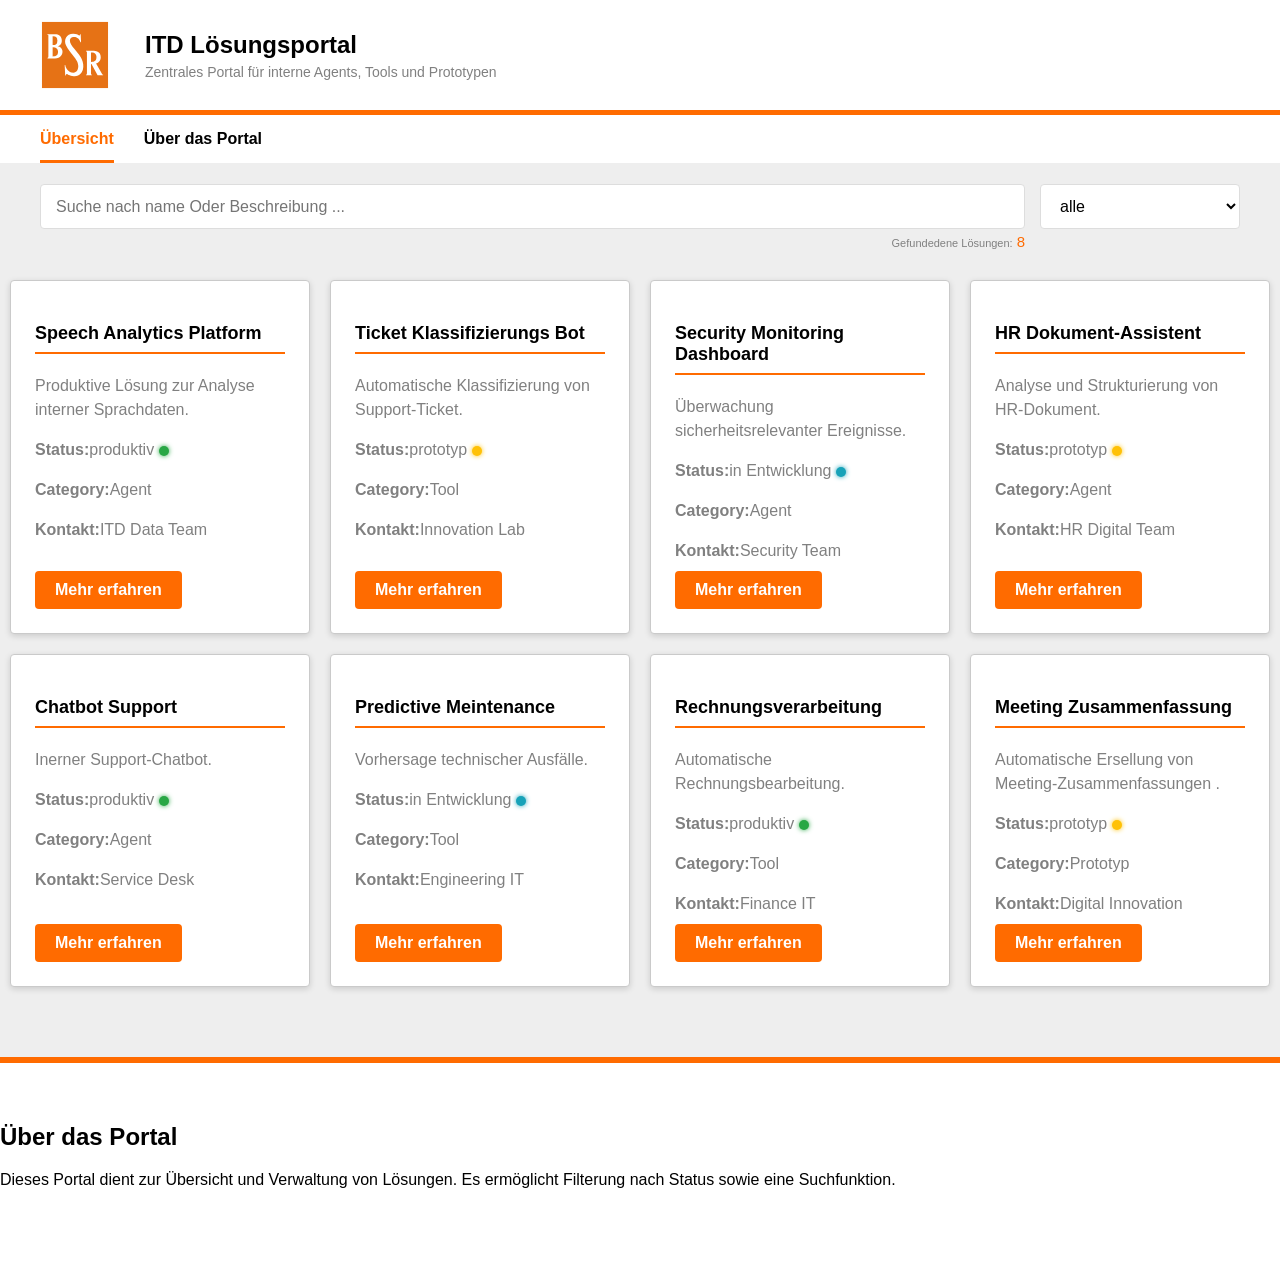
<file: index.html>
<!DOCTYPE html>
<html lang="de">
    <head>
        <meta charset="UTF-8">
        <!-- header, site titel and subtitel -->
        <title>ITD Lösungsportal</title>
        <link rel="stylesheet" href="style.css">
    </head>
    <body>   
        <header class="header" id="overview">
            <div class = "header-container">
                <a href="/" class="logo-link">
                    <img src="berliner-stadtreinigungsbetriebe-seeklogo.svg" alt="BSR Logo" class="bsr-logo">
                </a>
                <div class="header-text-block">
                    <h1 class="header_titel">ITD Lösungsportal </h1>
                    <p class="header_subtitel"> Zentrales Portal für interne Agents, Tools und Prototypen</p>
                </div>
            </div>
        </header>
         <!--navigation panell with navigation buttons-->
        <nav class="nav">
            <div class="nav-container">
                <a href="#overview" id="overviewBtn" class="nav-link active">Übersicht</a>
                <a href="#about" class="nav-link">Über das Portal</a>
            </div>
        </nav>
        <!--filter section, with status filter and Search Bar-->
        <section class="filter-section">
            <div class="filter-container">
                <div class="search-wrapper">
                    <input type="text" id="searchInput" placeholder="Suche nach name Oder Beschreibung ...">
                    <div id="results-container">
                        Gefundedene Lösungen:<span id = "resultsCount">0</span>
                    </div>
                </div>
                <select id="statusSelect">
                    <option value="all">alle</option>
                    <option value="produktiv">produktiv</option>
                    <option value="prototyp">prototyp</option>
                    <option value="in Entwicklung">in Entwicklung</option>
                </select>
            </div>
        </section>
        <section class="solutions" id="solutionsContainer"></section>
        <!--about the Portal sectiont-->
        <section id="about">
            <div class="about-content">
                <h2> Über das Portal </h2>
                <p>
                    Dieses Portal dient zur Übersicht und Verwaltung von Lösungen.
                    Es ermöglicht Filterung nach Status sowie eine Suchfunktion.
                </p>
            </div>    
        </section>
        <!--modal window-->
        <div id="modal" class="modal hidden">
            <div class= "modal-content">
                <span id="close-btn" class= "close-btn">&times;</span>
                <h2 id= "modalTitle"></h2>
                <p id = "modalDescriptionShort" class="modal-short-desc"></p>
                <div class="modal-details">
                    <p><strong>Kategorie:</strong><span id="modalCategory"></span></p>
                    <p><strong>Owner:</strong><span id="modalOwner"></span></p>
                    <p>
                        <strong>Status:</strong><span id="modalStatus"></span>
                        <span id="modalStatusIndicator" class="status-indicator"></span>
                    </p>
                </div>
                <div class="modal-long-desc">
                    <h3>Detaillierre Beschreibung:</h3>
                    <p id="modalDescription"></p>
                </div>
                <a id="modalLink" href = "#" target = "_blank" class= "btn-link">Zum Lösung</a>
            </div>
        </div>
        <script src="app.js"></script>
    </body>

</html>
</file>
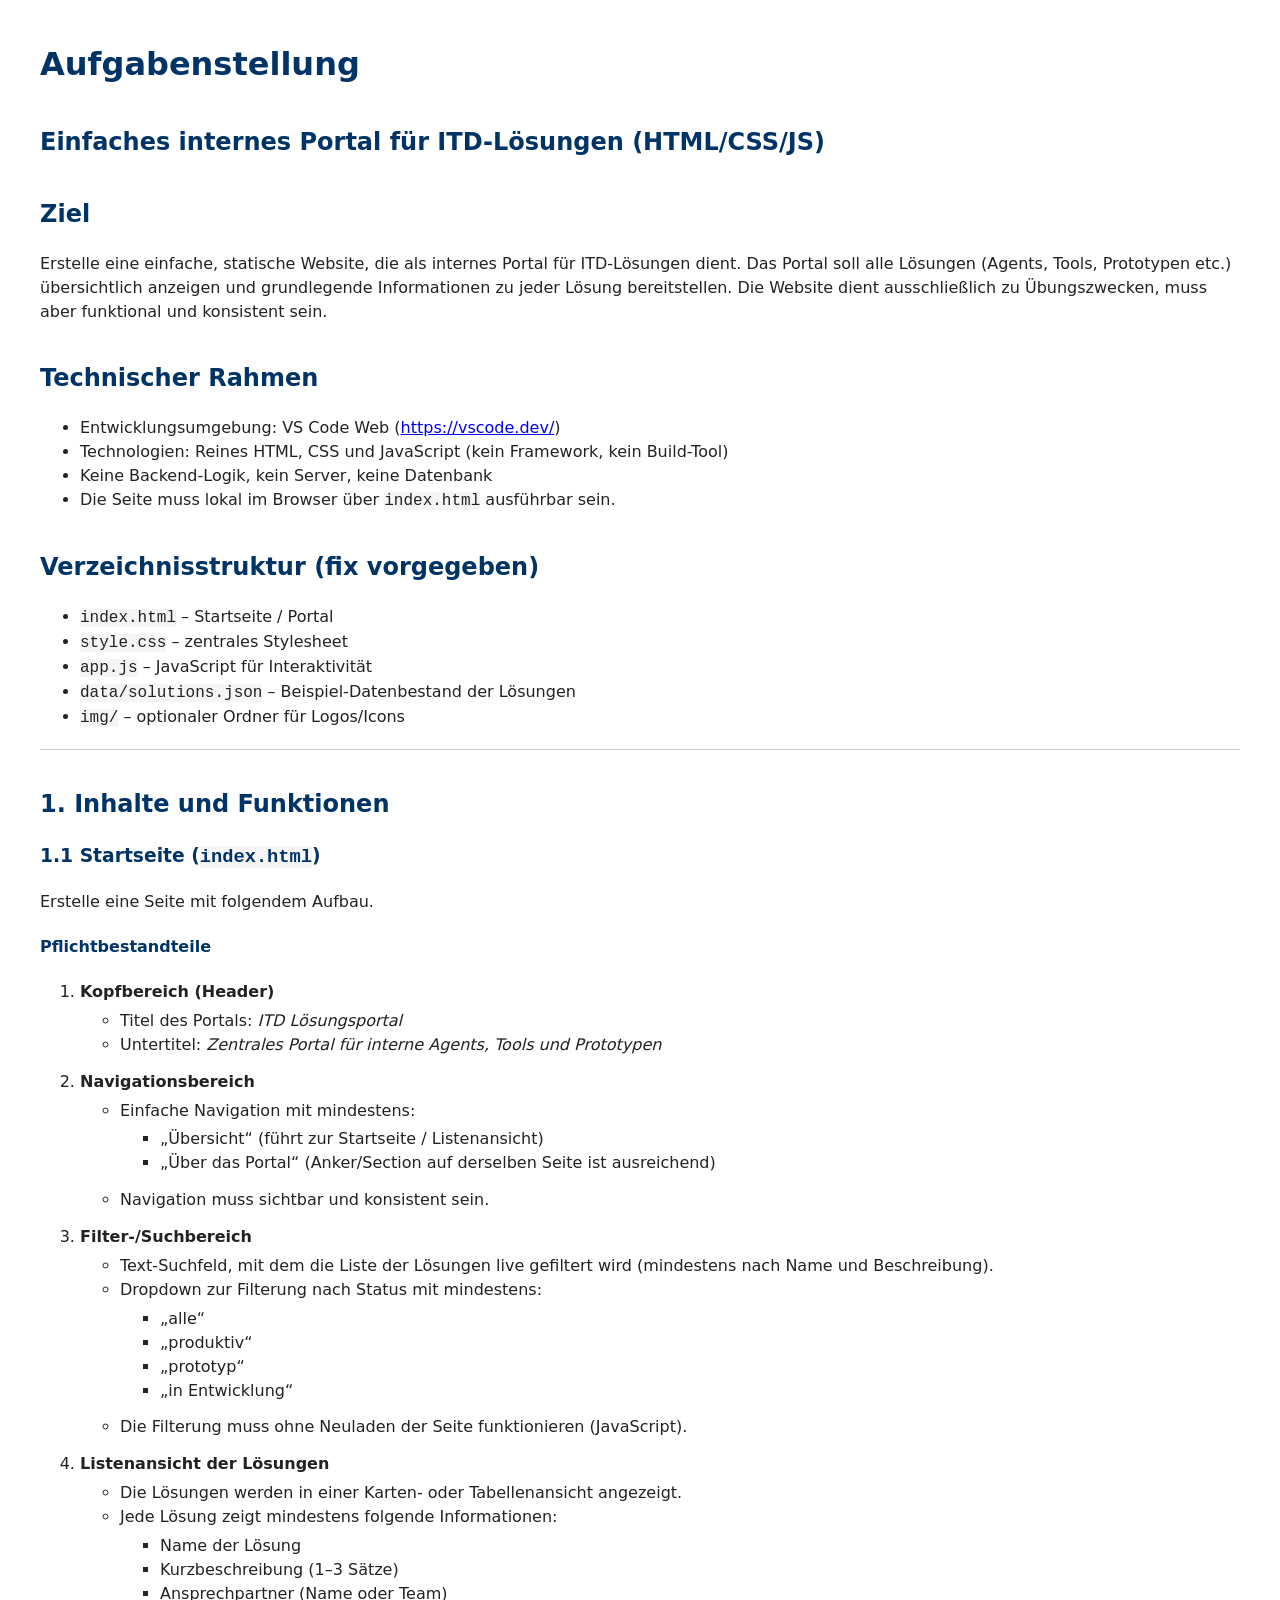
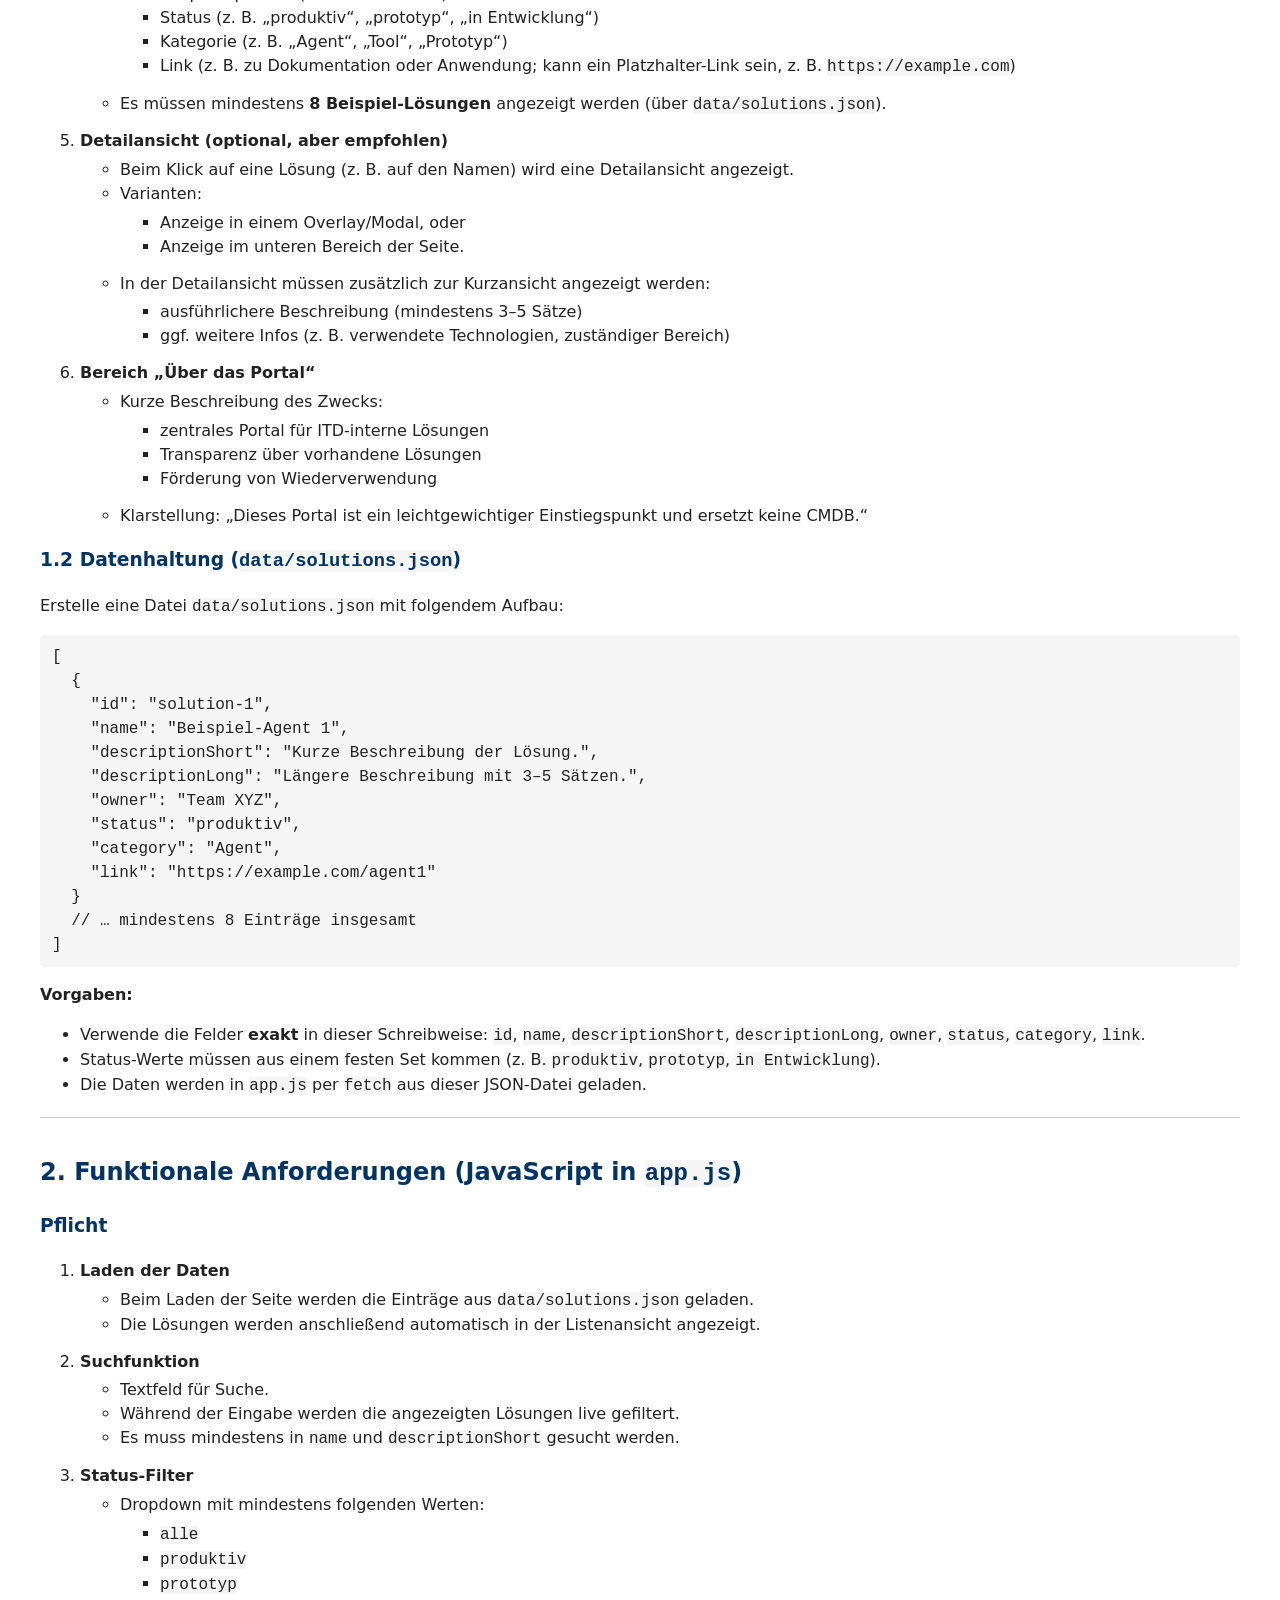
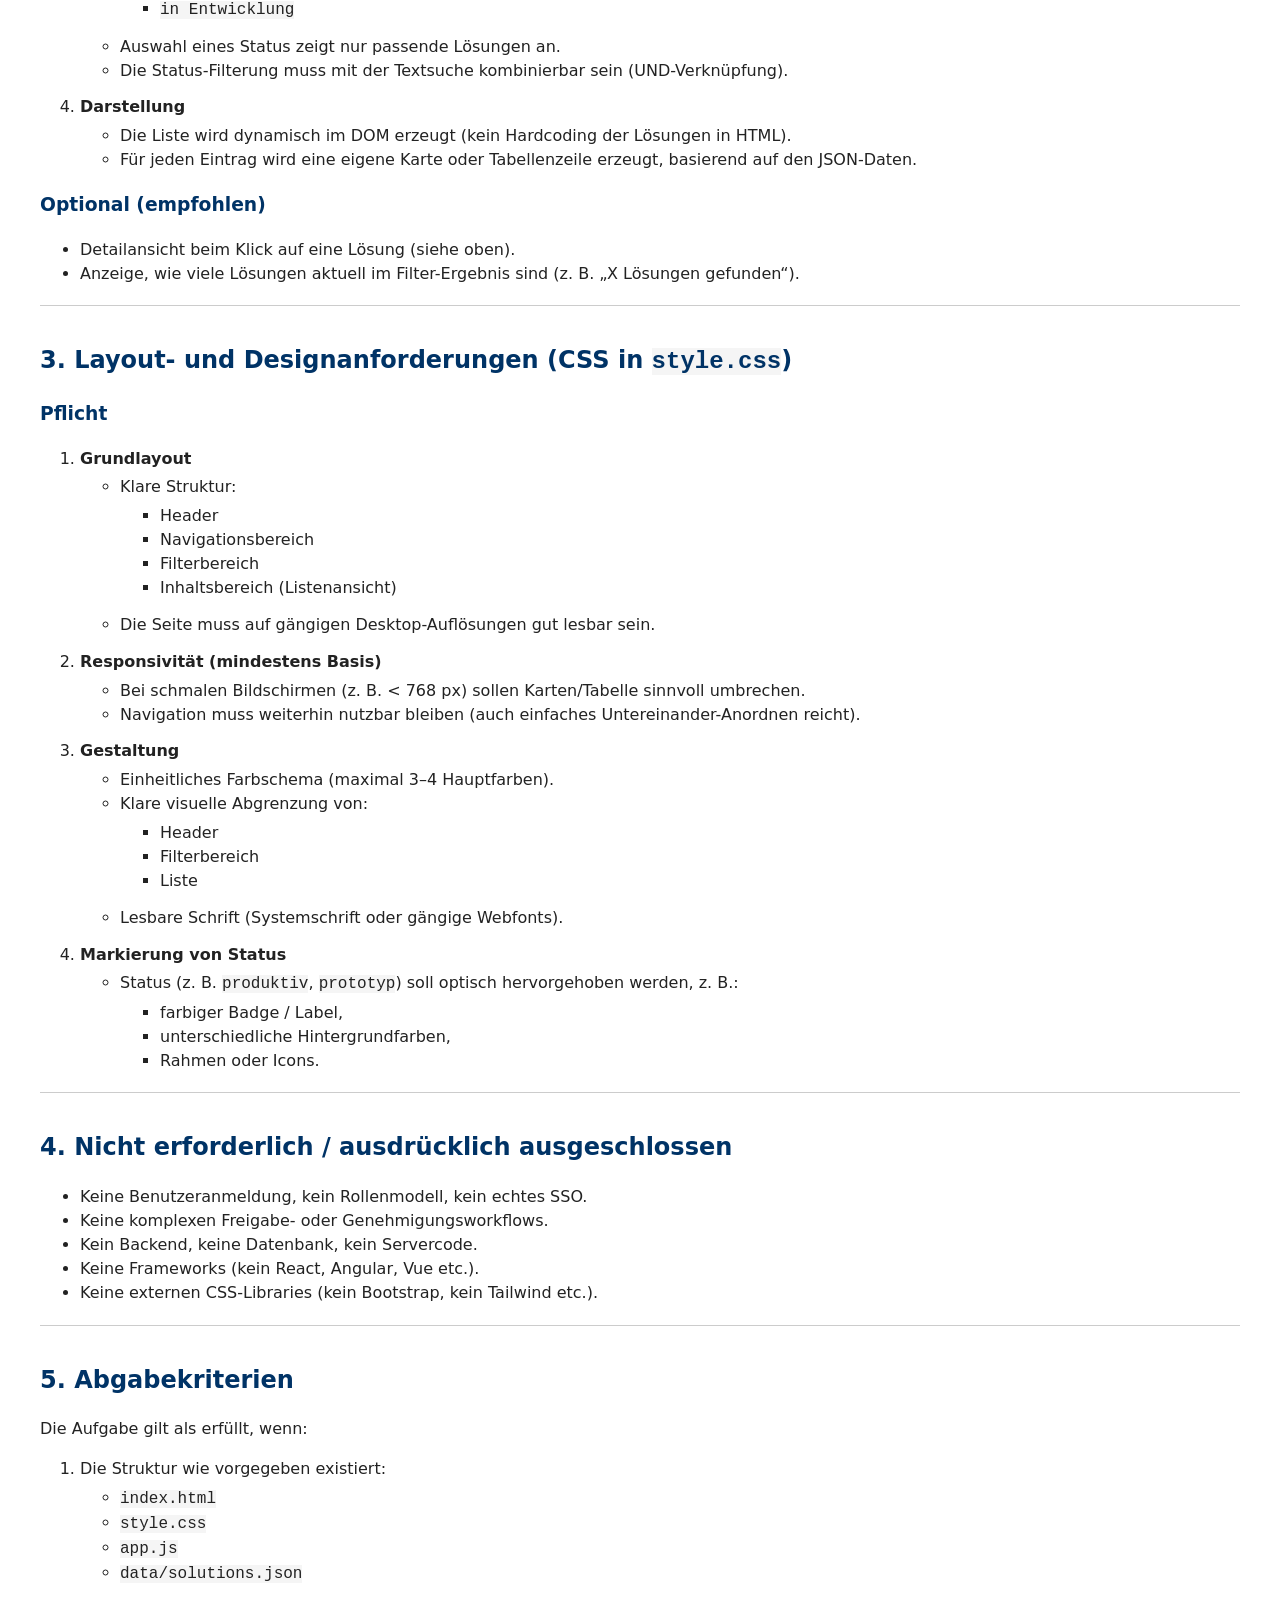
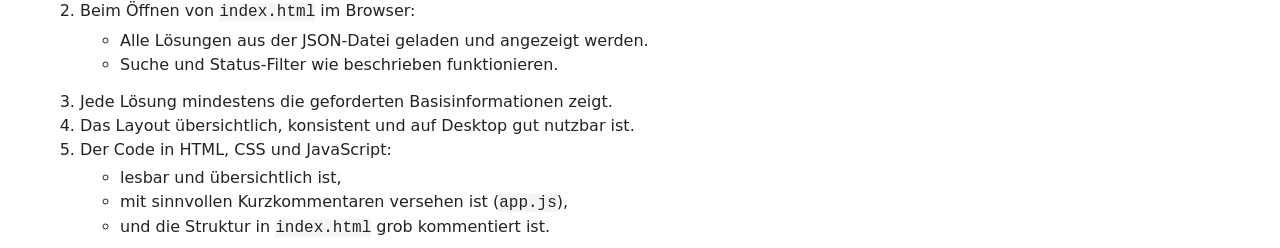
<file: artifact-fc36ab16-a967-4af6-a644-b1908b84bcb9-0 (1).html>
<!DOCTYPE html>
                        <html lang="en">
                        <head>
                            <meta charset="UTF-8">
                            <meta name="viewport" content="width=device-width, initial-scale=1.0">
							<style>
								body {
									background-color: white; /* Ensure the iframe has a white background */
								}

								
							</style>
                        </head>
                        <body>
                            <!DOCTYPE html>
<html lang="de">
<head>
    <meta charset="UTF-8">
    <title>Aufgabenstellung – ITD Lösungsportal</title>
    <style>
        body {
            font-family: system-ui, -apple-system, BlinkMacSystemFont, "Segoe UI", sans-serif;
            margin: 40px;
            line-height: 1.5;
            color: #222;
        }
        h1, h2, h3, h4 {
            color: #003366;
        }
        h1 {
            margin-bottom: 0.2em;
        }
        h2 {
            margin-top: 1.5em;
        }
        code, pre {
            font-family: "Fira Code", Consolas, monospace;
            background: #f5f5f5;
        }
        pre {
            padding: 10px 12px;
            border-radius: 4px;
            overflow-x: auto;
        }
        ul, ol {
            margin-top: 0.3em;
            margin-bottom: 0.8em;
        }
        .small {
            font-size: 0.9em;
        }
        .section-sep {
            margin: 1.2em 0;
            border-top: 1px solid #ccc;
        }
    </style>
</head>
<body>

<h1>Aufgabenstellung</h1>
<h2>Einfaches internes Portal für ITD-Lösungen (HTML/CSS/JS)</h2>

<h2>Ziel</h2>
<p>
    Erstelle eine einfache, statische Website, die als internes Portal für ITD-Lösungen dient.
    Das Portal soll alle Lösungen (Agents, Tools, Prototypen etc.) übersichtlich anzeigen und
    grundlegende Informationen zu jeder Lösung bereitstellen. Die Website dient ausschließlich
    zu Übungszwecken, muss aber funktional und konsistent sein.
</p>

<h2>Technischer Rahmen</h2>
<ul>
    <li>Entwicklungsumgebung: VS Code Web (<a href="https://vscode.dev/" target="_blank">https://vscode.dev/</a>)</li>
    <li>Technologien: Reines HTML, CSS und JavaScript (kein Framework, kein Build-Tool)</li>
    <li>Keine Backend-Logik, kein Server, keine Datenbank</li>
    <li>Die Seite muss lokal im Browser über <code>index.html</code> ausführbar sein.</li>
</ul>

<h2>Verzeichnisstruktur (fix vorgegeben)</h2>
<ul>
    <li><code>index.html</code> – Startseite / Portal</li>
    <li><code>style.css</code> – zentrales Stylesheet</li>
    <li><code>app.js</code> – JavaScript für Interaktivität</li>
    <li><code>data/solutions.json</code> – Beispiel-Datenbestand der Lösungen</li>
    <li><code>img/</code> – optionaler Ordner für Logos/Icons</li>
</ul>

<div class="section-sep"></div>

<h2>1. Inhalte und Funktionen</h2>

<h3>1.1 Startseite (<code>index.html</code>)</h3>
<p>Erstelle eine Seite mit folgendem Aufbau.</p>

<h4>Pflichtbestandteile</h4>

<ol>
    <li>
        <strong>Kopfbereich (Header)</strong>
        <ul>
            <li>Titel des Portals: <em>ITD Lösungsportal</em></li>
            <li>Untertitel: <em>Zentrales Portal für interne Agents, Tools und Prototypen</em></li>
        </ul>
    </li>

    <li>
        <strong>Navigationsbereich</strong>
        <ul>
            <li>Einfache Navigation mit mindestens:
                <ul>
                    <li>„Übersicht“ (führt zur Startseite / Listenansicht)</li>
                    <li>„Über das Portal“ (Anker/Section auf derselben Seite ist ausreichend)</li>
                </ul>
            </li>
            <li>Navigation muss sichtbar und konsistent sein.</li>
        </ul>
    </li>

    <li>
        <strong>Filter-/Suchbereich</strong>
        <ul>
            <li>Text-Suchfeld, mit dem die Liste der Lösungen live gefiltert wird (mindestens nach Name und Beschreibung).</li>
            <li>Dropdown zur Filterung nach Status mit mindestens:
                <ul>
                    <li>„alle“</li>
                    <li>„produktiv“</li>
                    <li>„prototyp“</li>
                    <li>„in Entwicklung“</li>
                </ul>
            </li>
            <li>Die Filterung muss ohne Neuladen der Seite funktionieren (JavaScript).</li>
        </ul>
    </li>

    <li>
        <strong>Listenansicht der Lösungen</strong>
        <ul>
            <li>Die Lösungen werden in einer Karten- oder Tabellenansicht angezeigt.</li>
            <li>Jede Lösung zeigt mindestens folgende Informationen:
                <ul>
                    <li>Name der Lösung</li>
                    <li>Kurzbeschreibung (1–3 Sätze)</li>
                    <li>Ansprechpartner (Name oder Team)</li>
                    <li>Status (z. B. „produktiv“, „prototyp“, „in Entwicklung“)</li>
                    <li>Kategorie (z. B. „Agent“, „Tool“, „Prototyp“)</li>
                    <li>Link (z. B. zu Dokumentation oder Anwendung; kann ein Platzhalter-Link sein, z. B. <code>https://example.com</code>)</li>
                </ul>
            </li>
            <li>Es müssen mindestens <strong>8 Beispiel-Lösungen</strong> angezeigt werden (über <code>data/solutions.json</code>).</li>
        </ul>
    </li>

    <li>
        <strong>Detailansicht (optional, aber empfohlen)</strong>
        <ul>
            <li>Beim Klick auf eine Lösung (z. B. auf den Namen) wird eine Detailansicht angezeigt.</li>
            <li>Varianten:
                <ul>
                    <li>Anzeige in einem Overlay/Modal, oder</li>
                    <li>Anzeige im unteren Bereich der Seite.</li>
                </ul>
            </li>
            <li>In der Detailansicht müssen zusätzlich zur Kurzansicht angezeigt werden:
                <ul>
                    <li>ausführlichere Beschreibung (mindestens 3–5 Sätze)</li>
                    <li>ggf. weitere Infos (z. B. verwendete Technologien, zuständiger Bereich)</li>
                </ul>
            </li>
        </ul>
    </li>

    <li>
        <strong>Bereich „Über das Portal“</strong>
        <ul>
            <li>Kurze Beschreibung des Zwecks:
                <ul>
                    <li>zentrales Portal für ITD-interne Lösungen</li>
                    <li>Transparenz über vorhandene Lösungen</li>
                    <li>Förderung von Wiederverwendung</li>
                </ul>
            </li>
            <li>Klarstellung: „Dieses Portal ist ein leichtgewichtiger Einstiegspunkt und ersetzt keine CMDB.“</li>
        </ul>
    </li>
</ol>

<h3>1.2 Datenhaltung (<code>data/solutions.json</code>)</h3>
<p>Erstelle eine Datei <code>data/solutions.json</code> mit folgendem Aufbau:</p>

<pre>[
  {
    "id": "solution-1",
    "name": "Beispiel-Agent 1",
    "descriptionShort": "Kurze Beschreibung der Lösung.",
    "descriptionLong": "Längere Beschreibung mit 3–5 Sätzen.",
    "owner": "Team XYZ",
    "status": "produktiv",
    "category": "Agent",
    "link": "https://example.com/agent1"
  }
  // … mindestens 8 Einträge insgesamt
]</pre>

<p><strong>Vorgaben:</strong></p>
<ul>
    <li>Verwende die Felder <strong>exakt</strong> in dieser Schreibweise:
        <code>id</code>, <code>name</code>, <code>descriptionShort</code>, <code>descriptionLong</code>,
        <code>owner</code>, <code>status</code>, <code>category</code>, <code>link</code>.
    </li>
    <li>Status-Werte müssen aus einem festen Set kommen (z. B. <code>produktiv</code>, <code>prototyp</code>, <code>in Entwicklung</code>).</li>
    <li>Die Daten werden in <code>app.js</code> per <code>fetch</code> aus dieser JSON-Datei geladen.</li>
</ul>

<div class="section-sep"></div>

<h2>2. Funktionale Anforderungen (JavaScript in <code>app.js</code>)</h2>

<h3>Pflicht</h3>
<ol>
    <li>
        <strong>Laden der Daten</strong>
        <ul>
            <li>Beim Laden der Seite werden die Einträge aus <code>data/solutions.json</code> geladen.</li>
            <li>Die Lösungen werden anschließend automatisch in der Listenansicht angezeigt.</li>
        </ul>
    </li>

    <li>
        <strong>Suchfunktion</strong>
        <ul>
            <li>Textfeld für Suche.</li>
            <li>Während der Eingabe werden die angezeigten Lösungen live gefiltert.</li>
            <li>Es muss mindestens in <code>name</code> und <code>descriptionShort</code> gesucht werden.</li>
        </ul>
    </li>

    <li>
        <strong>Status-Filter</strong>
        <ul>
            <li>Dropdown mit mindestens folgenden Werten:
                <ul>
                    <li><code>alle</code></li>
                    <li><code>produktiv</code></li>
                    <li><code>prototyp</code></li>
                    <li><code>in Entwicklung</code></li>
                </ul>
            </li>
            <li>Auswahl eines Status zeigt nur passende Lösungen an.</li>
            <li>Die Status-Filterung muss mit der Textsuche kombinierbar sein (UND-Verknüpfung).</li>
        </ul>
    </li>

    <li>
        <strong>Darstellung</strong>
        <ul>
            <li>Die Liste wird dynamisch im DOM erzeugt (kein Hardcoding der Lösungen in HTML).</li>
            <li>Für jeden Eintrag wird eine eigene Karte oder Tabellenzeile erzeugt, basierend auf den JSON-Daten.</li>
        </ul>
    </li>
</ol>

<h3>Optional (empfohlen)</h3>
<ul>
    <li>Detailansicht beim Klick auf eine Lösung (siehe oben).</li>
    <li>Anzeige, wie viele Lösungen aktuell im Filter-Ergebnis sind (z. B. „X Lösungen gefunden“).</li>
</ul>

<div class="section-sep"></div>

<h2>3. Layout- und Designanforderungen (CSS in <code>style.css</code>)</h2>

<h3>Pflicht</h3>
<ol>
    <li>
        <strong>Grundlayout</strong>
        <ul>
            <li>Klare Struktur:
                <ul>
                    <li>Header</li>
                    <li>Navigationsbereich</li>
                    <li>Filterbereich</li>
                    <li>Inhaltsbereich (Listenansicht)</li>
                </ul>
            </li>
            <li>Die Seite muss auf gängigen Desktop-Auflösungen gut lesbar sein.</li>
        </ul>
    </li>

    <li>
        <strong>Responsivität (mindestens Basis)</strong>
        <ul>
            <li>Bei schmalen Bildschirmen (z. B. &lt; 768 px) sollen Karten/Tabelle sinnvoll umbrechen.</li>
            <li>Navigation muss weiterhin nutzbar bleiben (auch einfaches Untereinander-Anordnen reicht).</li>
        </ul>
    </li>

    <li>
        <strong>Gestaltung</strong>
        <ul>
            <li>Einheitliches Farbschema (maximal 3–4 Hauptfarben).</li>
            <li>Klare visuelle Abgrenzung von:
                <ul>
                    <li>Header</li>
                    <li>Filterbereich</li>
                    <li>Liste</li>
                </ul>
            </li>
            <li>Lesbare Schrift (Systemschrift oder gängige Webfonts).</li>
        </ul>
    </li>

    <li>
        <strong>Markierung von Status</strong>
        <ul>
            <li>Status (z. B. <code>produktiv</code>, <code>prototyp</code>) soll optisch hervorgehoben werden, z. B.:
                <ul>
                    <li>farbiger Badge / Label,</li>
                    <li>unterschiedliche Hintergrundfarben,</li>
                    <li>Rahmen oder Icons.</li>
                </ul>
            </li>
        </ul>
    </li>
</ol>

<div class="section-sep"></div>

<h2>4. Nicht erforderlich / ausdrücklich ausgeschlossen</h2>
<ul>
    <li>Keine Benutzeranmeldung, kein Rollenmodell, kein echtes SSO.</li>
    <li>Keine komplexen Freigabe- oder Genehmigungsworkflows.</li>
    <li>Kein Backend, keine Datenbank, kein Servercode.</li>
    <li>Keine Frameworks (kein React, Angular, Vue etc.).</li>
    <li>Keine externen CSS-Libraries (kein Bootstrap, kein Tailwind etc.).</li>
</ul>

<div class="section-sep"></div>

<h2>5. Abgabekriterien</h2>
<p>Die Aufgabe gilt als erfüllt, wenn:</p>
<ol>
    <li>
        Die Struktur wie vorgegeben existiert:
        <ul>
            <li><code>index.html</code></li>
            <li><code>style.css</code></li>
            <li><code>app.js</code></li>
            <li><code>data/solutions.json</code></li>
        </ul>
    </li>
    <li>
        Beim Öffnen von <code>index.html</code> im Browser:
        <ul>
            <li>Alle Lösungen aus der JSON-Datei geladen und angezeigt werden.</li>
            <li>Suche und Status-Filter wie beschrieben funktionieren.</li>
        </ul>
    </li>
    <li>Jede Lösung mindestens die geforderten Basisinformationen zeigt.</li>
    <li>Das Layout übersichtlich, konsistent und auf Desktop gut nutzbar ist.</li>
    <li>
        Der Code in HTML, CSS und JavaScript:
        <ul>
            <li>lesbar und übersichtlich ist,</li>
            <li>mit sinnvollen Kurzkommentaren versehen ist (<code>app.js</code>),</li>
            <li>und die Struktur in <code>index.html</code> grob kommentiert ist.</li>
        </ul>
    </li>
</ol>

</body>
</html>

							<script>
                            	
							</script>
                        </body>
                        </html>
</file>
<file: style.css>
*{
    box-sizing: border-box;
}
body{
    margin: 0;
    font-family: Arial, Helvetica, sans-serif;
    background: #EEEEEE;
}
.header-container{
    display: flex;
    align-items: center;
    max-width: 1200px;
    margin: 0 auto;
}
.bsr-logo{
    width: 70px;
    height: auto;
    display: block;
    margin-right: 35px;
}
.header {
    background-color: #FFFFFF;
    border-bottom: 5px solid #FF6B00;
    padding: 20px 40px;
}
.header h1 {
    margin: 0;
    font-size: 24px;
    font-weight: bold;
    color: #000000;
    
}
.header p {
    margin: 5px 0 0 0;
    font-size: 14px;
    color: #808080;
}

.nav {
    background-color: #FFFFFF;
    border-bottom: 1px solid #EEEEEE;
    padding: 0 40px;
}
.nav-container{
    max-width: 1200px;
    margin: 0 auto;
    display: flex;
    gap: 30px;
}
.nav-link{
    padding: 15px 0;
    text-decoration: none;
    color: #000000;
    font-weight: bold;
    position: relative;
    transition: color 0.3s;
}
.nav-link:hover{
    color: #FF6B00;
}
.nav-link::after{
    content:'';
    position:absolute;
    bottom: 0px;
    left: 0;
    transform: scaleX(0);
    width: 100%;
    height: 3px;
    background-color: #FF6B00;
    transition: transform 0.3 ease-in-out;
    transform-origin: center;
}
.nav-link:hover::after{
    width: 100%;
    transform: scaleX(1);
}
.nav-link.active {
    color: #FF6B00;
}
.nav-link.active::after{
    width: 100%;
    transform: scaleX(1);
}
.filter-section{
    padding: 20px 40px;
    background-color: #EEEEEE !important;
    margin-bottom: 0 !important;
    border: none;
}
.filter-container{
    max-width:1200px;
    margin:0 auto;
    display: flex;
    gap: 15px;
    align-items: flex-start;
}
.search-wrapper{
    flex-grow: 1;
    display: flex;
    flex-direction: column;
    gap: 4px;
    align-items: flex-end;
}
#searchInput, #statusSelect{
    height: 45px;
    box-sizing: border-box;
    padding: 0 15px;
    border-radius: 4px;
    background-color:#FFFFFF;
    color: #000000;
    border: 1px solid #DDDDDD;
    font-size: 16px;
    outline: none;
}
#searchInput{
    width: 100%;
    height: 45px;
}
#statusSelect{
    width: 200px;
    cursor: pointer;
    flex-shrink:0;
    height: 45px;
}
#searchInput:focus, #statusSelect:focus{
    border: 2px solid #FF6B00;
    padding: 0 14px;
}
#solutionsContainer{
    background-color: #EEEEEE;
    width:100%;
    display: grid;
    grid-template-columns: repeat(auto-fit, minmax(250px, 1fr));
    gap: 20px;
    padding: 10px;
    align-items: stretch;
}
.solutions-card{
    display:flex;
    flex-direction: column;
    background-color: #FFFFFF;
    border-radius:4px;
    border: 1px solid #CACACA;
    box-shadow: 0 2px 6px rgba(0,0,0,0.15);
    padding: 24px;
    transition: transform 0.2s, box-shadow 0.2s;
}
.solutions-card:hover{
    transform: translateY(-5px);
    box-shadow: 0 5px 15px rgba(0,0,0,0.3);
}
.solutions-card h3{
    color: #000000;
    margin-bottom: 12px;
    padding-bottom: 8px;
    border-bottom: 2px solid #FF6B00;
    font-size: 18px;
}
.solutions-card p{
    margin: 8px 0;
    color: #808080;
    line-height:1.5;
}
#about {
    margin: 60px 0 0;
    padding: 60px 0px;
    background-color: #FFFFFF;
    left: 50%;
    right: 50%;
    min-height: 100px;
    box-sizing: border-box;
    border-top: 6px solid #FF6B00;
}
#about h2{
    margin-top: 0;
    font-size: 24px;
    color: #000000;
}
html{
    scroll-behavior: smooth;
}
.modal.hidden{
    display: none;
}
.modal{
    position: fixed;
    top: 0;
    left: 0;
    width: 100%;
    height: 100%;
    background: rgba(0,0,0,0.7);
    display: flex;
    justify-content: center;
    align-items: center;
    z-index: 1000;
}
.modal-content{
    background: white;
    padding: 32px;
    width: 90%;
    max-width: 600px;
    border-radius: 4px;
    position: relative;
    box-shadow: 0 5px 20px rgba(0,0,0,0.5);
    border-top: 6px solid #FF6B00;
}
.close-btn{
    position: absolute;
    top: 10px;
    right: 15px;
    font-size: 28px;
    cursor: pointer;
}
.close-btn:hover{
    color: #FF6B00;
}
.modal-short-desc{
    font-style: italic;
    color: #666;
    border-bottom: 1px solid #eee;
    padding-bottom: 10px;
}
.btn-link{
    display: inline-block;
    margin-top: auto;
    align-self: flex-start;
    padding: 10px 20px;
    background-color: #FF6B00;
    color: #FFFFFF;
    text-align: center;
    text-decoration: none;
    border-radius: 4px;
    font-weight: 600;
    transition: background-color 0.2;
}
.btn-link:hover{
    background-color: #BD461E;
}
.results-info{
    padding: 0px 40px 5px 40px;
    background-color: #EEEEEE;
    margin-top: -1;
    border: none;
}
#results-container{
    width:100%;
    text-align: right;
    font-size: 11px;
    color: #808080;
    font-weight: 500;
}
#resultsCount{
    color: #FF6B00;
    font-size: 15px;
    margin-left: 4px;
}
.status-indicator{
    display: inline-block;
    width: 10px;
    height: 10px;
    border-radius: 50%;
    margin-right: 8px;
    vertical-align: middle;
}
.bg-produktiv{
    background-color: #28a745; 
    box-shadow: 0 0 5px #28a745;
}

.bg-prototyp{
    background-color: #ffc107; 
    box-shadow: 0 0 5px #ffc107;
}

.bg-entwicklung{
    background-color: #17a2b8; 
    box-shadow: 0 0 5px #17a2b8;
}
</file>
